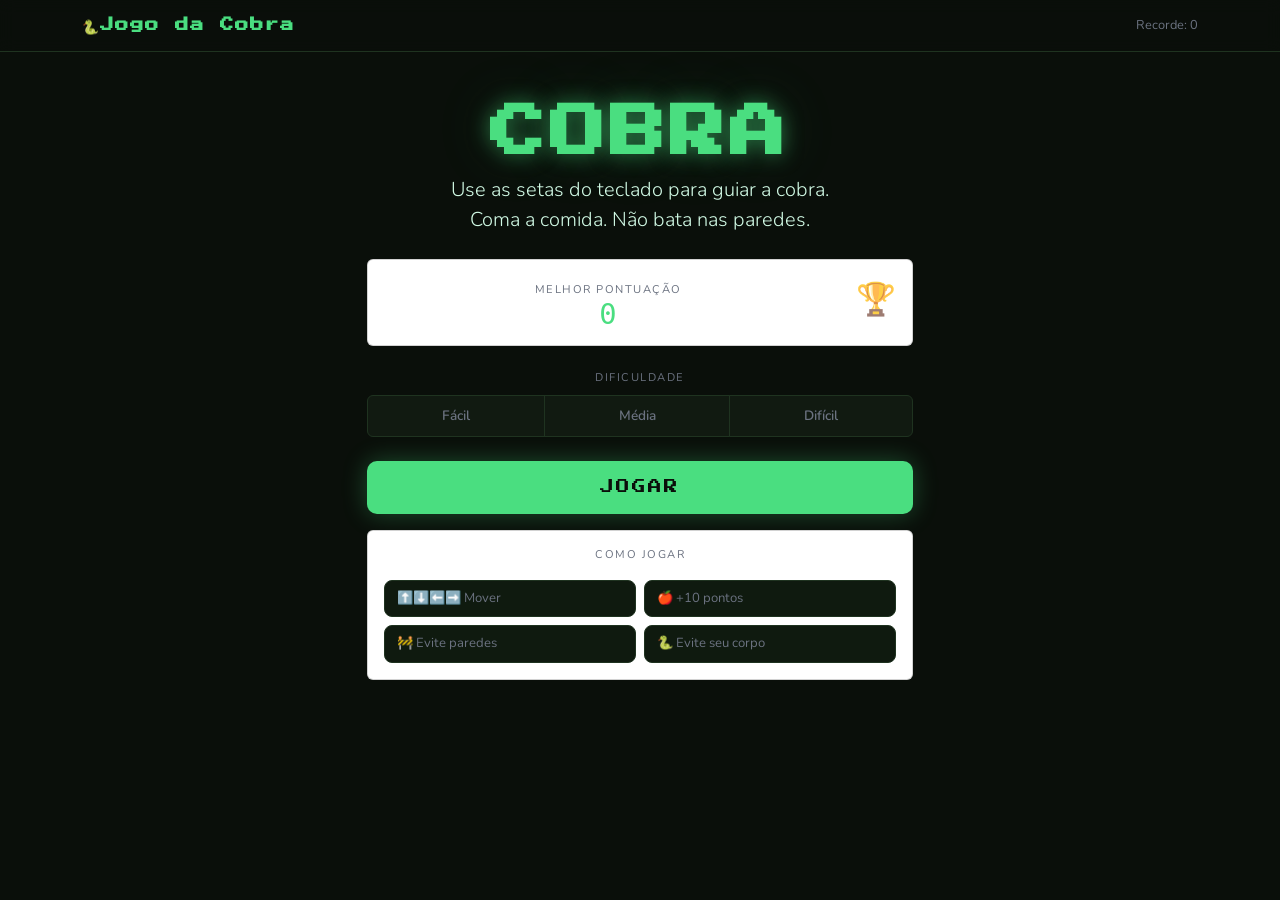
<file: index.html>
<!DOCTYPE html>
<html lang="pt-br">
<head>
    <meta charset="UTF-8">
    <meta name="viewport" content="width=device-width, initial-scale=1.0">
    <title>Jogo da cobra</title>

    <link rel="stylesheet" href="https://cdn.jsdelivr.net/npm/bootstrap@5.3.8/dist/css/bootstrap.min.css">
    <link rel="stylesheet" href="index.css">
    
</head>
<body>
    <header>
        <nav class="navbar navbar-dark">
            <div class="container">
                <span class="navbar-brand fw-bold fs-4">🐍Jogo da Cobra</span>
                <span class="navbar-text" id="nav-recorde">Recorde: 0</span>
            </div>
        </nav>
    </header>

    <main class="container py-5">
        <div class="row justify-content-center">
            <div class="col-12 col-md-8 col-lg-6 text-center">

                <div class="titulo-bloco mb-4">
                    <h1 class="display-3 fw-bold titulo-jogo">COBRA</h1>
                    <p class="lead subtitulo">Use as setas do teclado para guiar a cobra.<br> Coma a comida. Não bata nas paredes.</p>
                </div>

                <div class="card card-recorde mb-4">
                    <div class="card-body py-3">
                        <div class="row align-itens-center">
                            <div class="col">
                                <span class="label-card">Melhor
                                pontuação</span>
                                <div class="valor-recorde"
                                id="recorde-display">0</div>
                            </div>
                            <div class="col-auto">
                                <span class="icone-trofeu">🏆</span>
                            </div>
                        </div>
                    </div>
                </div>
                <div class="mb-4">
                    <p class="label-secao mb-2">Dificuldade</p>
                    <div class="btn-group w-100" role="group">
                        <input type="radio" class="btn-check"
                        name="dificuldade" 
                        id="facil" value="200">
                        <label class="btn btn-outline-dif" for="facil">Fácil</label> 

                         <input type="radio" class="btn-check"
                        name="dificuldade" 
                        id="media" value="130">
                        <label class="btn btn-outline-dif" for="media">Média</label> 

                         <input type="radio" class="btn-check"
                        name="dificuldade" 
                        id="dificil" value="70">
                        <label class="btn btn-outline-dif" for="dificil">Difícil</label> 
                    </div>
                </div>

                <a href="jogo.html" class="btn btn-jogar w-100 mb-3" id="btn-jogar">
                    JOGAR
                </a>

                <div class="card card-instrucoes">
                    <div class="card-body">
                        <p class="label-card mb-3">Como jogar</p>
                        <div class="row g-2 text-start">
                            <div class="col-6"><div class="instrucao-item">⬆️⬇️⬅️➡️   Mover</div></div>
                            <div class="col-6"><div class="instrucao-item">🍎   +10 pontos</div></div>
                            <div class="col-6"><div class="instrucao-item">🚧   Evite paredes</div></div>
                            <div class="col-6"><div class="instrucao-item">🐍   Evite seu corpo</div></div>
                        </div>
                    </div>
                </div>
            </div>
        </div>
    </main>

    <script src="https://cdn.jsdelivr.net/npm/bootstrap@5.3.3/dist/js/bootstrap.bundle.min.js"></script>
    <script>
        const recorde = localStorage.getItem("cobra_recorde") || 0;
        document.getElementById("recorde-display").textContent = recorde;
        document.getElementById("nav-record").textContent = "Recorde: " + recorde;

        document.getElementById("btn-jogar").addEventListener("click", () => {
            const dificuldadeSelecionada = document.querySelector('input [name="dificuldade"]:checked').value;
            localStorage.setItem("cobra_velocidade", dificuldadeSelecionada);
        })
    </script>

</body>
</html>
</file>
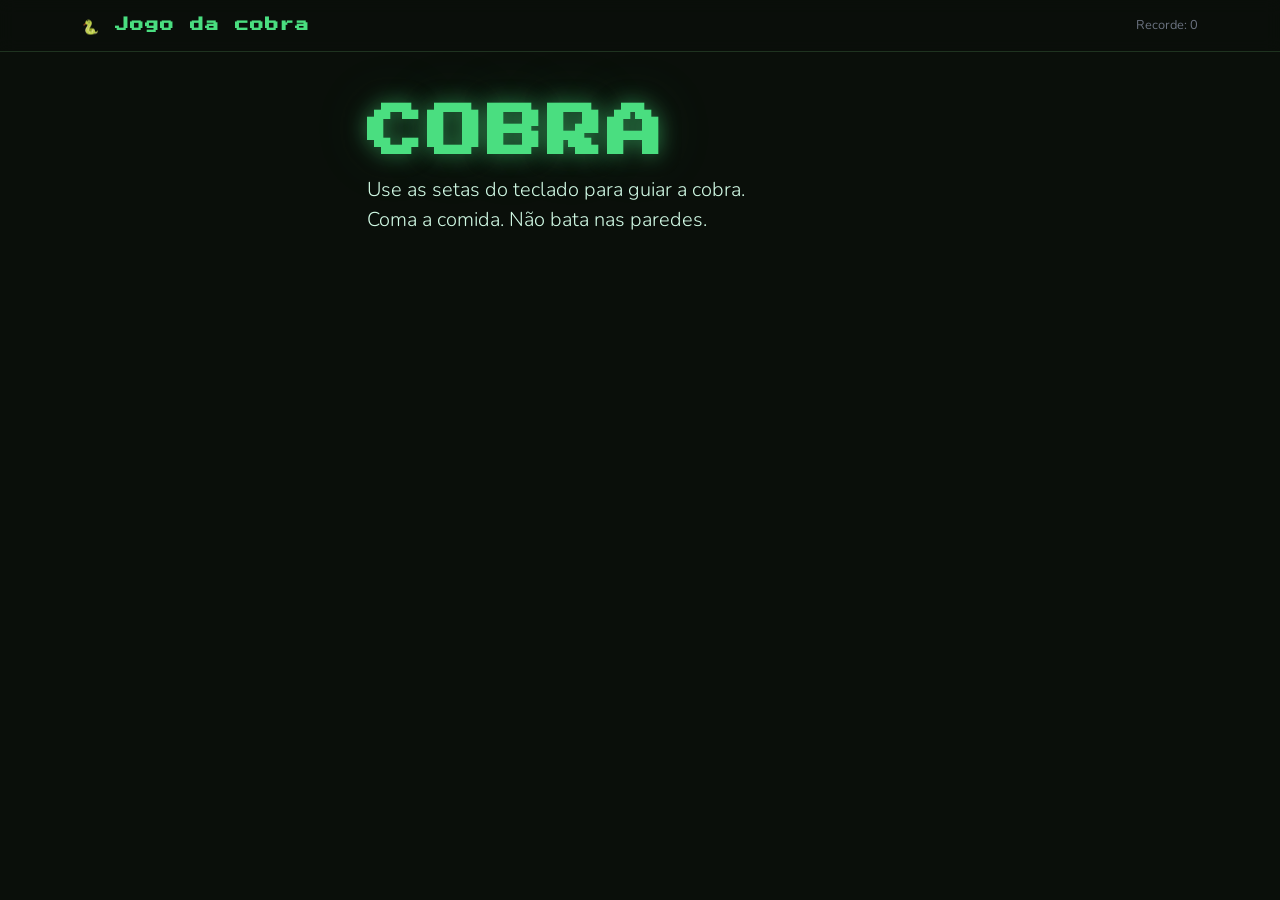
<file: _index.html>
<!doctype html>
<html lang="pt-br">
  <head>
    <meta charset="UTF-8" />
    <meta name="viewport" content="width=device-width, initial-scale=1.0" />
    <title>Jogo da Cobra</title>

    <link rel="stylesheet" href="https://cdn.jsdelivr.net/npm/bootstrap@5.3.8/dist/css/bootstrap.min.css" />
    <link rel="stylesheet" href="index.css" />
  </head>
  <body>
    <header>
        <nav class = "navbar navbar-dark">
            <div class = "container">
                <span class = "navbar-brand fw-bold fs-4">🐍 Jogo da cobra</span>
                <span class = "navbar-text" id = "nav-recorde">Recorde: 0</span>
            </div>
        </nav>
    </header>

    <main class="container py-5">
        <div class="row justify-content-center">
          <div class="col-12 col-md-8 col-lg-6 text center">
            <div class="titulo-bloco mb-4">
              <h1 class="display-3 fw-bold titulo-jogo">COBRA</h1>
              <p class="lead subtitulo"> Use as setas do teclado para guiar a cobra.<br> Coma a comida. Não bata nas paredes.</p>
            </div>
          </div>
        </div>
    </main>
  </body>
</html>
</file>
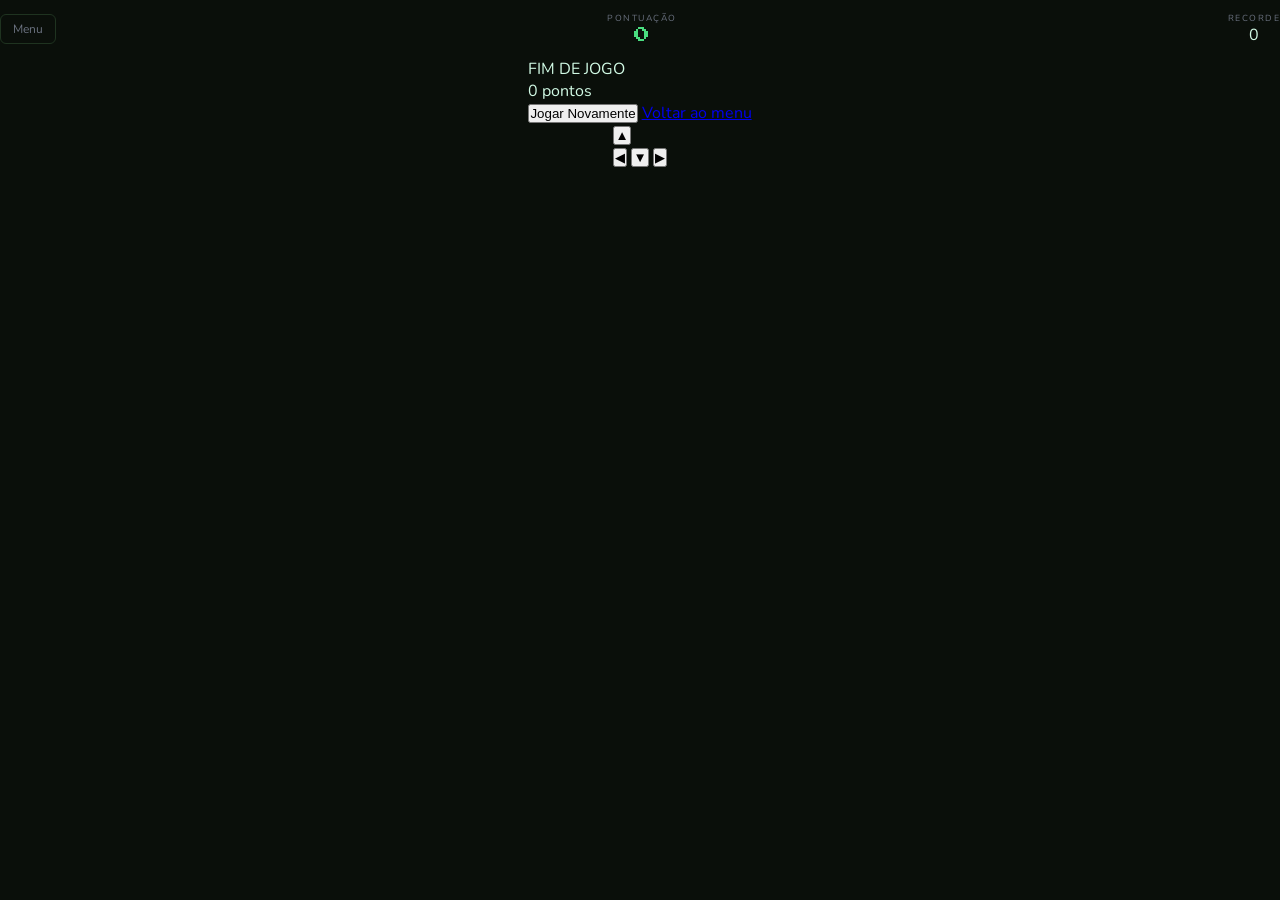
<file: jogo.html>
<!doctype html>
<html lang="pt-br">
  <head>
    <meta charset="UTF-8" />
    <meta name="viewport" content="width=device-width, initial-scale=1.0" />
    <title>Cobra</title>
    <link rel="stylesheet" href="jogo.css" />
  </head>
  <body>
    <!--HUD-->
    <div class="hud">
      <a href="index.html" class="btn-menu">Menu</a>
      <div class="hud-centro">
        <span class="label-hud">Pontuação</span>
        <span class="valor-hud">0</span>
      </div>
      <div class="hud-direita">
        <span class="label-hud">Recorde</span>
        <span class="valor=hud" id="recorde">0</span>
      </div>
    </div>
    <!--GRID DO JOGO-->
    <div class="arena">
      <div class="grade-id" id="grade"></div>

      <!--TELA DE FIM DO JOGO-->
      <div class="overlay" id="overlay">
        <div class="overlay-conteudo">
          <p class="overlay-titulo" id="overlay-titulo">FIM DE JOGO</p>
          <p class="overlay-pontos" id="overlay-pontos">0 pontos</p>
          <p class="overlay-recorde" id="overlay-recorde"></p>
          <button class="btn-reiniciar" onclick="reiniciar()">
            Jogar Novamente
          </button>
          <a href="index.html" class="btn-voltar">Voltar ao menu</a>
        </div>
      </div>
    </div>

    <!--CONTROLES SMARTPHONE-->
    <div class="controles-smartphone">
      <div class="linha-controle">
        <button class="btn-direcao" onlick="mudarDirecao('ArrowUp')">▲</button>
      </div>
      <div class="linha-controle">
        <button class="btn-direcao" onlick="mudarDirecao('ArrowUp')">◀</button>
        <button class="btn-direcao" onlick="mudarDirecao('ArrowUp')">▼</button>
        <button class="btn-direcao" onlick="mudarDirecao('ArrowUp')">▶</button>
      </div>
    </div>
    <script class="jogo.js"></script>
  </body>
</html>
</file>
<file: index.css>
@import url('https://fonts.googleapis.com/css2?family=Nunito:ital,wght@0,200..1000;1,200..1000&family=Press+Start+2P&display=swap');

:root {
    --verde: #4ade80;
    --verde-escuro: #16a34a;
    --fundo: #0a0f0a;
    --fundo-card: #111a11;
    --borda: #1f3320;
    --texto: #d1fae5;
    --esmaecido: #6b7280;
}
*{
    box-sizing: border-box;
    margin: 0;
    padding: 0;
}

body{
    font-family: "nunito", sans-serif;
    background-color: var(--fundo);
    color: var(--texto);
    min-height: 100vh;
    background-image:
        radial-gradient(ellipse at 20% 20%, rgba(74, 222, 128, 0.06) 0%, transparent 60%),
        radial-gradient(ellipse at 80% 80%, rgba(22, 163, 74, 0.05) 0%, transparent 60%),
}

.navbar {
    background: rgba(10, 15, 10, 0.9);
    border-bottom: 1px solid var(--borda);
    backdrop-filter: blur(8px);
}

.navbar-brand {
    font-family: "Press Start 2P", monospace;
    font-size: 0.85rem !important;
    color: var(--verde) !important;
    letter-spacing: 1px;
}
.navbar-text{
    font-size: 0.8rem;
    color: var(--esmaecido);
}

.titulo-jogo{
    font-family: "Press Start 2P", monospace;
    font-size: clamp(2rem, 8vw, 3.5rem) !important;
    color: var(--verde);
    text-shadow:
    0 0 20px rgba(74, 222, 128, 0.5),
    0 0 60px rgba(74, 222, 128, 0.2);
    line-height: 1.2;
    letter-spacing: 4px;
}

.label-card{
    font-size: 0.7rem;
    text-transform: uppercase;
    letter-spacing: 1.5px;
    color: var(--esmaecido);
    margin-bottom: 4px;
}

.valor-recorde{
    font-family: "Pres Start 2P", monospace;
    font-size: 1.8rem;
    color: var(--verde);
    line-height: 1;
}

.icone-trofeu{
    font-size: 2rem;
    opacity: 0.8;
}

.label-secao{
    font-size: 0.7rem;
    text-transform:uppercase;
    letter-spacing: 1.5px;
    color:var(--esmaecido);
}

.btn-outline-dif{
    background: var(--fundo-card);
    border-color:var(--borda);
    color:var(--esmaecido);
    font-weight: 600;
    font-size: 0.85rem;
    padding: 10px;
    transition: all 0.2s;
}

.btn-check:checked + .btn-outline-dif{
    background: var(--verde-escuro) !important;
    border-color: var(--verde) !important;
    color: #FFFFFF !important;
}

.btn-outline-dif:hover{
    background: #1a2e1a !important;
    border-color:var(--verde) !important;
    color:var(--verde) !important;
}

.btn-jogar{
    font-family: "Press Start 2P", monospace;
    font-size: 0.85rem;
    background:var(--verde);
    color: #0a0f0a;
    border: none;
    border-radius: 10px;
    padding: 16px;
    letter-spacing: 2px;
    text-decoration: none;
    display: block;
    transition: all 0.2s;
    box-shadow: 0 0 24px rgba(74, 222, 128, 0.3);
}

.btn-jogar:houver{
    background: #86efac;
    color: #0a0f0a;
    box-shadow: 0 0 40px rgba(74, 222, 128, 0.5);
    transform: translateY(-2px);
}

.instrucao-item{
    background: #0f1a0f;
    border: 1px solid var(--borda);
    border-radius: 8px;
    padding: 8px 12px;
    font-size: 0.82rem;
    color: var(--esmaecido);
}
</file>
<file: jogo.css>
@import url('https://fonts.googleapis.com/css2?family=Nunito:ital,wght@0,200..1000;1,200..1000&family=Press+Start+2P&display=swap');

:root {
    --verde: #4ade80;
    --verde-escuro: #16a34a;
    --verde-cabeca: #86efac;
    --comida: #f87171;
    --fundo: #0a0f0a;
    --fundo-grade: #0d140d;
    --borda: #1f3320;
    --texto: #d1fae5;
    --esmaecido: #6b7280;
    --tamanho-celula: 28px;
    --coluna: 20;
}
*{
    box-sizing: border-box;
    margin: 0;
    padding: 0;
}
body{
    font-family: "Nunito", sans-serif;
    background: var(--fundo);
    color: var(--texto);
    min-height: 100vh;
    display: flex;
    flex-direction: column;
    align-items: center;
    overflow: hidden;
    user-select: none;
}
.hud{
    width: 100%;
    max-width: calc(val(--tamanho-celula)* var(--colunas) +4px);
    display: flex;
    align-items: center;
    justify-content: space-between;
    padding: 12px 0;
    gap: 80px;
}
.btn-menu{
    font-size: 0.75rem;
    color: var(--esmaecido);
    text-decoration: none;
    padding: 6px 12px;
    border: 1px solid var(--borda);
    border-radius:6px;
    transition: color 0.2, border-color 0.2s;
    white-space: nowrap;
}
.btn-menu:hover{
    color: var(--verde);
    border-color: var(--verde);
}
.hud-centro,
.hud-direita{
    display: flex;
    flex-direction: column;
    align-items: center;
}
.label-hud{
    font-size: 0.55rem;
    text-transform: uppercase;
    letter-spacing: 1.5px;
    color: var(--esmaecido);
}
.valor-hud{
    font-family: "Press Start 2P", monospace;
    font-size: 1rem;
    color: var(--verde);
    line-height: 1.4;

}
</file>
